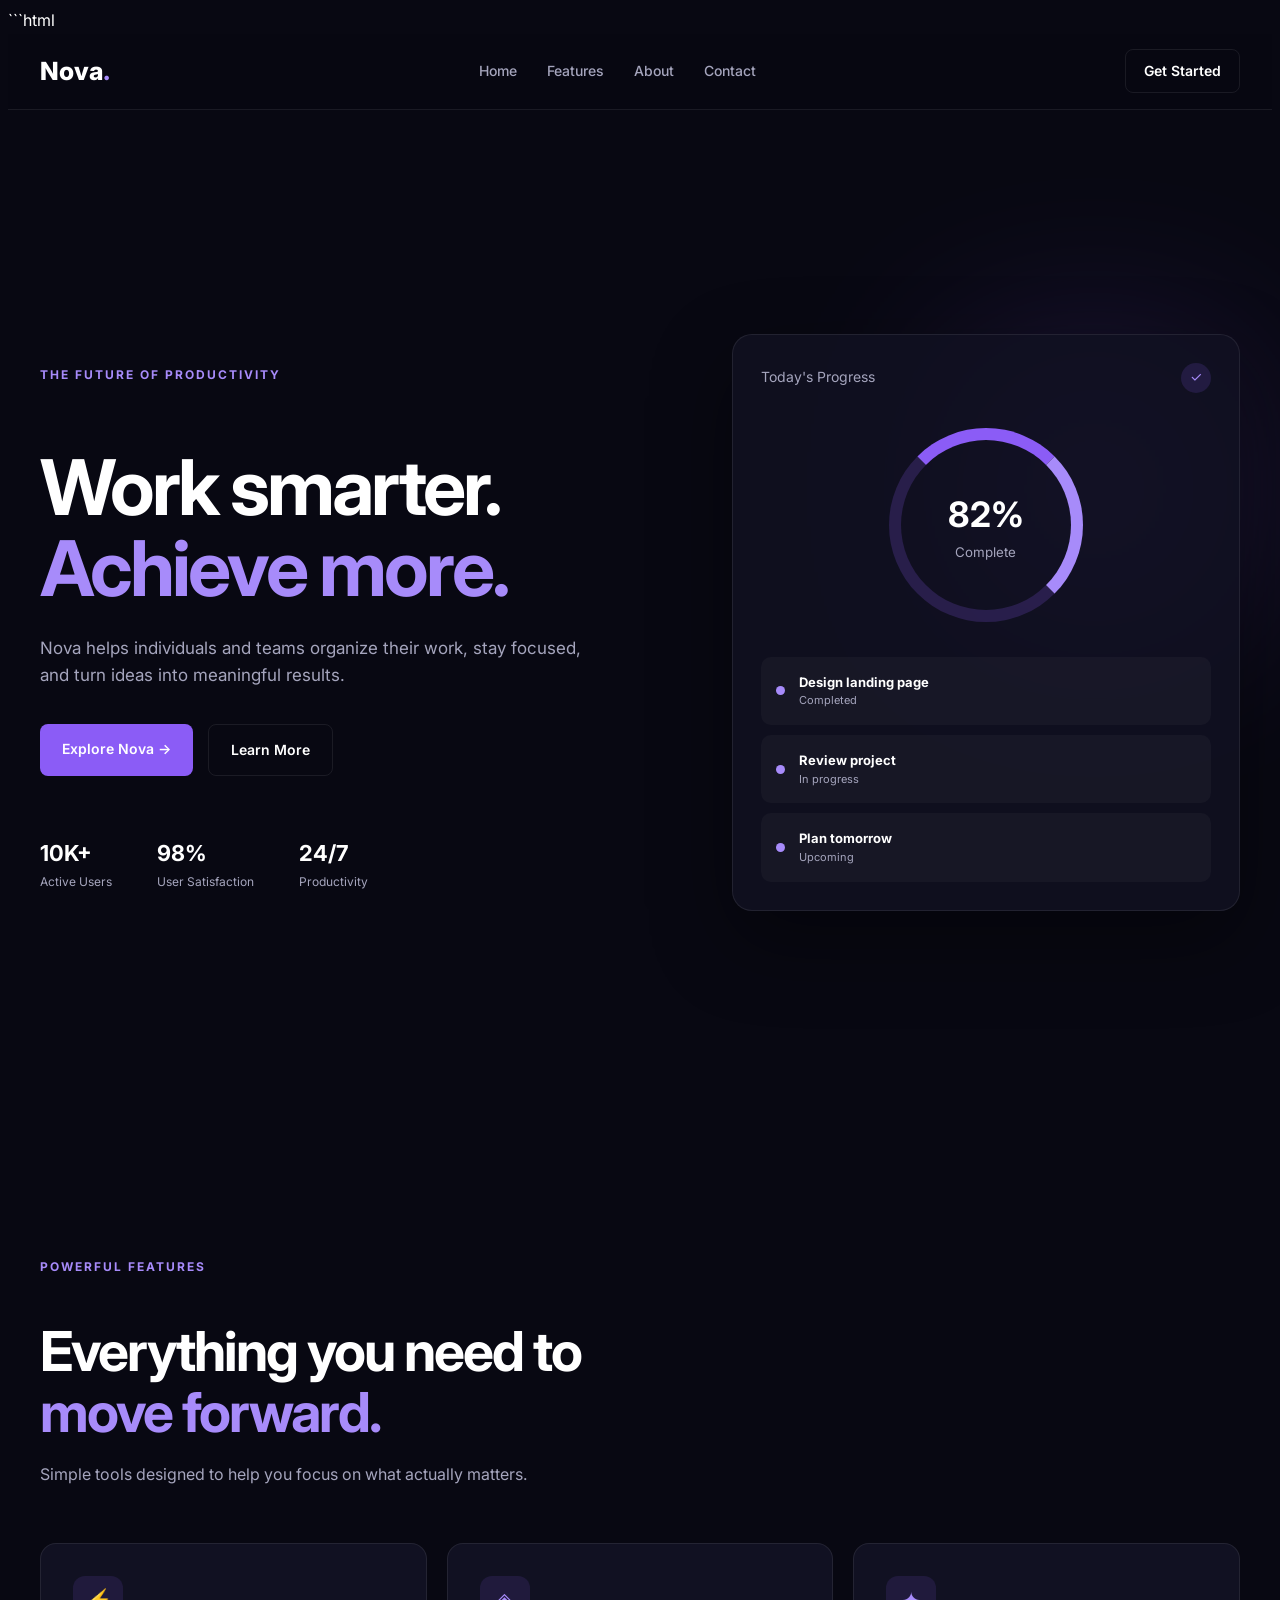
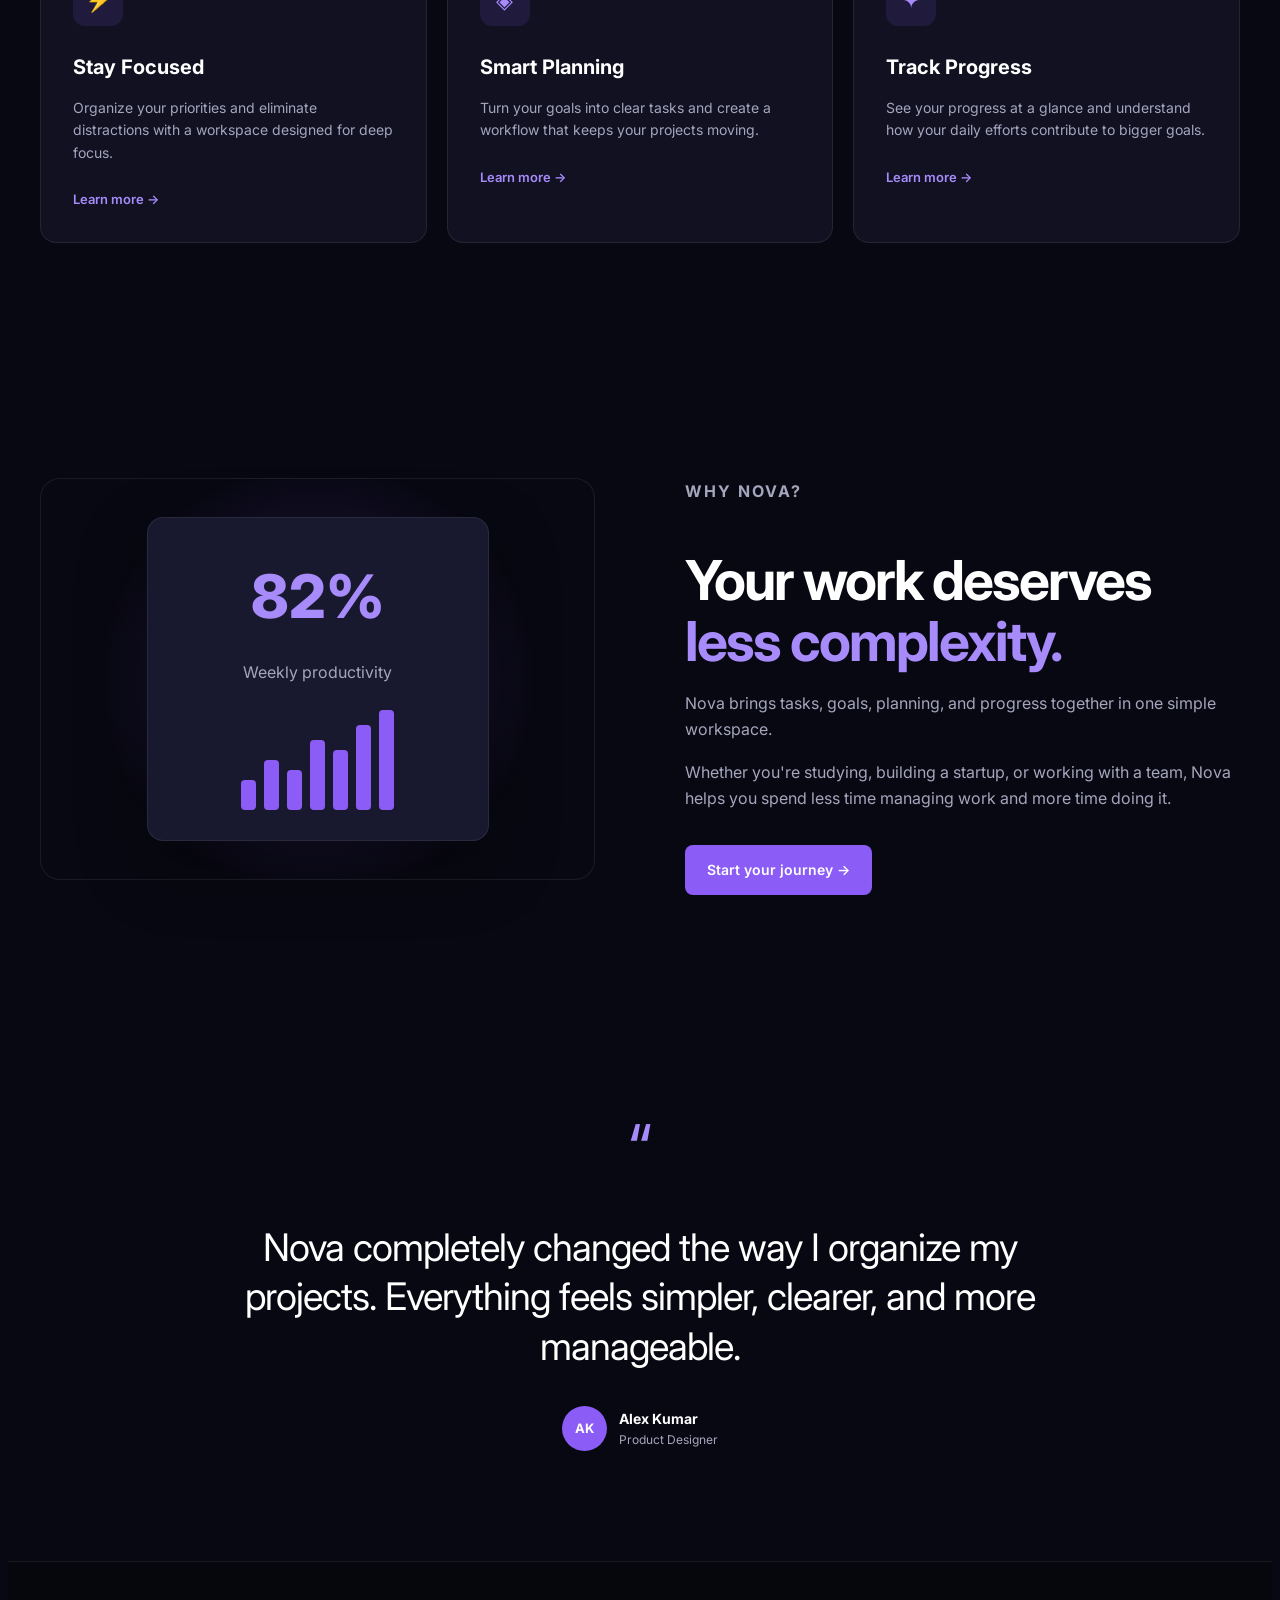
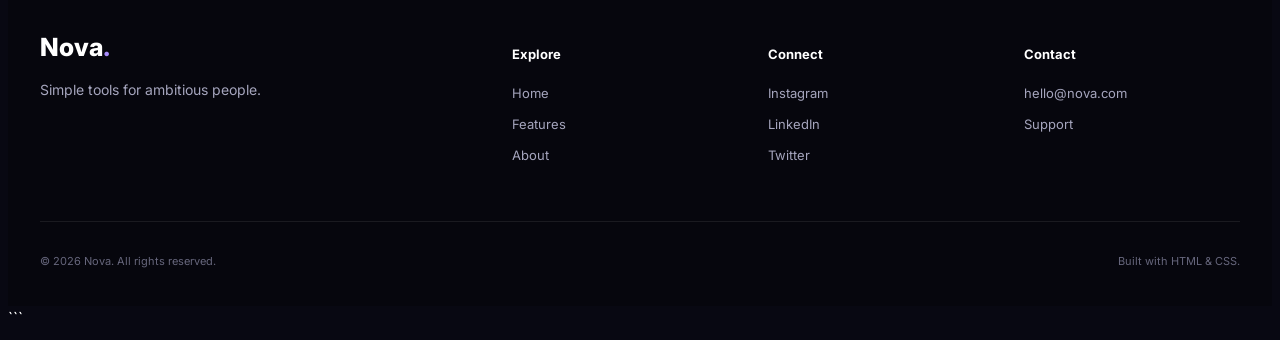
<file: index.html>
```html
<!DOCTYPE html>
<html lang="en">
<head>
    <meta charset="UTF-8">

    <meta name="viewport" content="width=device-width, initial-scale=1.0">

    <title>Nova - Work Smarter</title>

    <!-- Google Font -->
    <link rel="preconnect" href="https://fonts.googleapis.com">
    <link rel="preconnect" href="https://fonts.gstatic.com" crossorigin>

    <link href="https://fonts.googleapis.com/css2?family=Inter:wght@400;500;600;700;800&display=swap" rel="stylesheet">

    <!-- CSS -->
    <link rel="stylesheet" href="style.css">
</head>

<body>

    <!-- ================= NAVBAR ================= -->

    <header class="navbar">

        <div class="nav-container">

            <a href="#home" class="logo">
                Nova<span>.</span>
            </a>

            <nav>
                <a href="#home">Home</a>
                <a href="#features">Features</a>
                <a href="#about">About</a>
                <a href="#contact">Contact</a>
            </nav>

            <a href="#contact" class="nav-button">
                Get Started
            </a>

        </div>

    </header>


    <!-- ================= HERO SECTION ================= -->

    <main>

        <section class="hero" id="home">

            <div class="hero-content">

                <p class="eyebrow">
                    THE FUTURE OF PRODUCTIVITY
                </p>

                <h1>
                    Work smarter.
                    <span>Achieve more.</span>
                </h1>

                <p class="hero-text">
                    Nova helps individuals and teams organize their work,
                    stay focused, and turn ideas into meaningful results.
                </p>

                <div class="hero-buttons">

                    <a href="#features" class="primary-button">
                        Explore Nova →
                    </a>

                    <a href="#about" class="secondary-button">
                        Learn More
                    </a>

                </div>

                <div class="hero-stats">

                    <div>
                        <strong>10K+</strong>
                        <small>Active Users</small>
                    </div>

                    <div>
                        <strong>98%</strong>
                        <small>User Satisfaction</small>
                    </div>

                    <div>
                        <strong>24/7</strong>
                        <small>Productivity</small>
                    </div>

                </div>

            </div>


            <!-- Dashboard -->

            <div class="hero-card">

                <div class="glow"></div>

                <div class="dashboard">

                    <div class="dashboard-top">
                        <span>Today's Progress</span>
                        <span class="check">✓</span>
                    </div>

                    <div class="progress-circle">

                        <strong>82%</strong>

                        <small>
                            Complete
                        </small>

                    </div>


                    <div class="task">

                        <span class="task-dot"></span>

                        <div>
                            <strong>
                                Design landing page
                            </strong>

                            <small>
                                Completed
                            </small>
                        </div>

                    </div>


                    <div class="task">

                        <span class="task-dot"></span>

                        <div>
                            <strong>
                                Review project
                            </strong>

                            <small>
                                In progress
                            </small>
                        </div>

                    </div>


                    <div class="task">

                        <span class="task-dot"></span>

                        <div>
                            <strong>
                                Plan tomorrow
                            </strong>

                            <small>
                                Upcoming
                            </small>
                        </div>

                    </div>

                </div>

            </div>

        </section>


        <!-- ================= FEATURES ================= -->

        <section class="features section" id="features">

            <div class="section-heading">

                <p class="eyebrow">
                    POWERFUL FEATURES
                </p>

                <h2>
                    Everything you need to
                    <span>move forward.</span>
                </h2>

                <p>
                    Simple tools designed to help you focus on
                    what actually matters.
                </p>

            </div>


            <div class="feature-grid">


                <article class="feature-card">

                    <div class="feature-icon">
                        ⚡
                    </div>

                    <h3>
                        Stay Focused
                    </h3>

                    <p>
                        Organize your priorities and eliminate
                        distractions with a workspace designed
                        for deep focus.
                    </p>

                    <a href="#">
                        Learn more →
                    </a>

                </article>


                <article class="feature-card">

                    <div class="feature-icon">
                        ◈
                    </div>

                    <h3>
                        Smart Planning
                    </h3>

                    <p>
                        Turn your goals into clear tasks and
                        create a workflow that keeps your
                        projects moving.
                    </p>

                    <a href="#">
                        Learn more →
                    </a>

                </article>


                <article class="feature-card">

                    <div class="feature-icon">
                        ✦
                    </div>

                    <h3>
                        Track Progress
                    </h3>

                    <p>
                        See your progress at a glance and
                        understand how your daily efforts
                        contribute to bigger goals.
                    </p>

                    <a href="#">
                        Learn more →
                    </a>

                </article>

            </div>

        </section>


        <!-- ================= ABOUT ================= -->

        <section class="about section" id="about">


            <div class="about-image">

                <div class="about-box">

                    <span>
                        82%
                    </span>

                    <p>
                        Weekly productivity
                    </p>


                    <div class="mini-bars">

                        <i></i>
                        <i></i>
                        <i></i>
                        <i></i>
                        <i></i>
                        <i></i>
                        <i></i>

                    </div>

                </div>

            </div>


            <div class="about-content">

                <p class="eyebrow">
                    WHY NOVA?
                </p>

                <h2>
                    Your work deserves
                    <span>less complexity.</span>
                </h2>

                <p>
                    Nova brings tasks, goals, planning, and
                    progress together in one simple workspace.
                </p>

                <p>
                    Whether you're studying, building a startup,
                    or working with a team, Nova helps you spend
                    less time managing work and more time doing it.
                </p>

                <a href="#contact" class="primary-button">
                    Start your journey →
                </a>

            </div>

        </section>


        <!-- ================= TESTIMONIAL ================= -->

        <section class="testimonial section">

            <div class="quote-mark">
                “
            </div>

            <blockquote>

                Nova completely changed the way I organize
                my projects. Everything feels simpler, clearer,
                and more manageable.

            </blockquote>


            <div class="user">

                <div class="avatar">
                    AK
                </div>

                <div>

                    <strong>
                        Alex Kumar
                    </strong>

                    <span>
                        Product Designer
                    </span>

                </div>

            </div>

        </section>

    </main>


    <!-- ================= FOOTER ================= -->

    <footer id="contact">

        <div class="footer-container">


            <div class="footer-brand">

                <a href="#home" class="logo">
                    Nova<span>.</span>
                </a>

                <p>
                    Simple tools for ambitious people.
                </p>

            </div>


            <div class="footer-links">

                <h4>
                    Explore
                </h4>

                <a href="#home">
                    Home
                </a>

                <a href="#features">
                    Features
                </a>

                <a href="#about">
                    About
                </a>

            </div>


            <div class="footer-links">

                <h4>
                    Connect
                </h4>

                <a href="#">
                    Instagram
                </a>

                <a href="#">
                    LinkedIn
                </a>

                <a href="#">
                    Twitter
                </a>

            </div>


            <div class="footer-links">

                <h4>
                    Contact
                </h4>

                <a href="mailto:hello@nova.com">
                    hello@nova.com
                </a>

                <a href="#">
                    Support
                </a>

            </div>

        </div>


        <div class="footer-bottom">

            <p>
                © 2026 Nova. All rights reserved.
            </p>

            <p>
                Built with HTML & CSS.
            </p>

        </div>

    </footer>

</body>
</html>
```
</file>
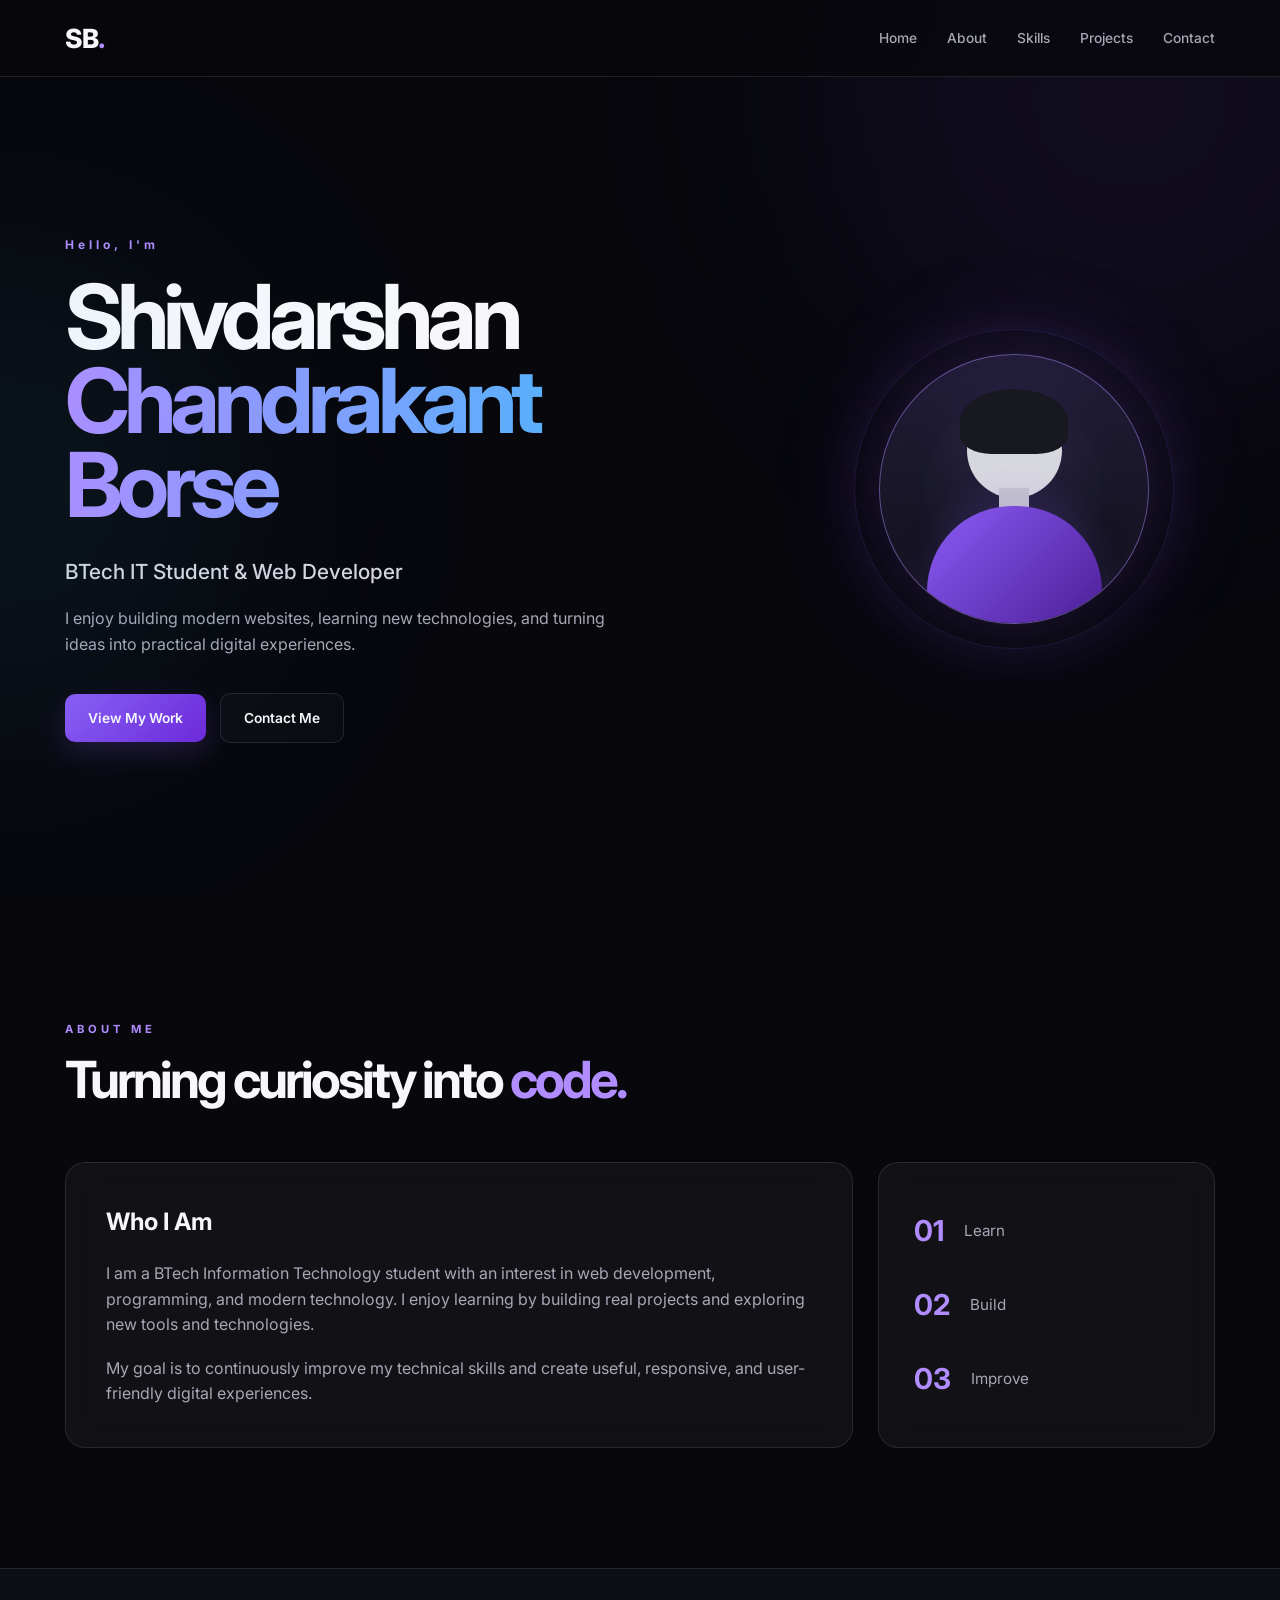
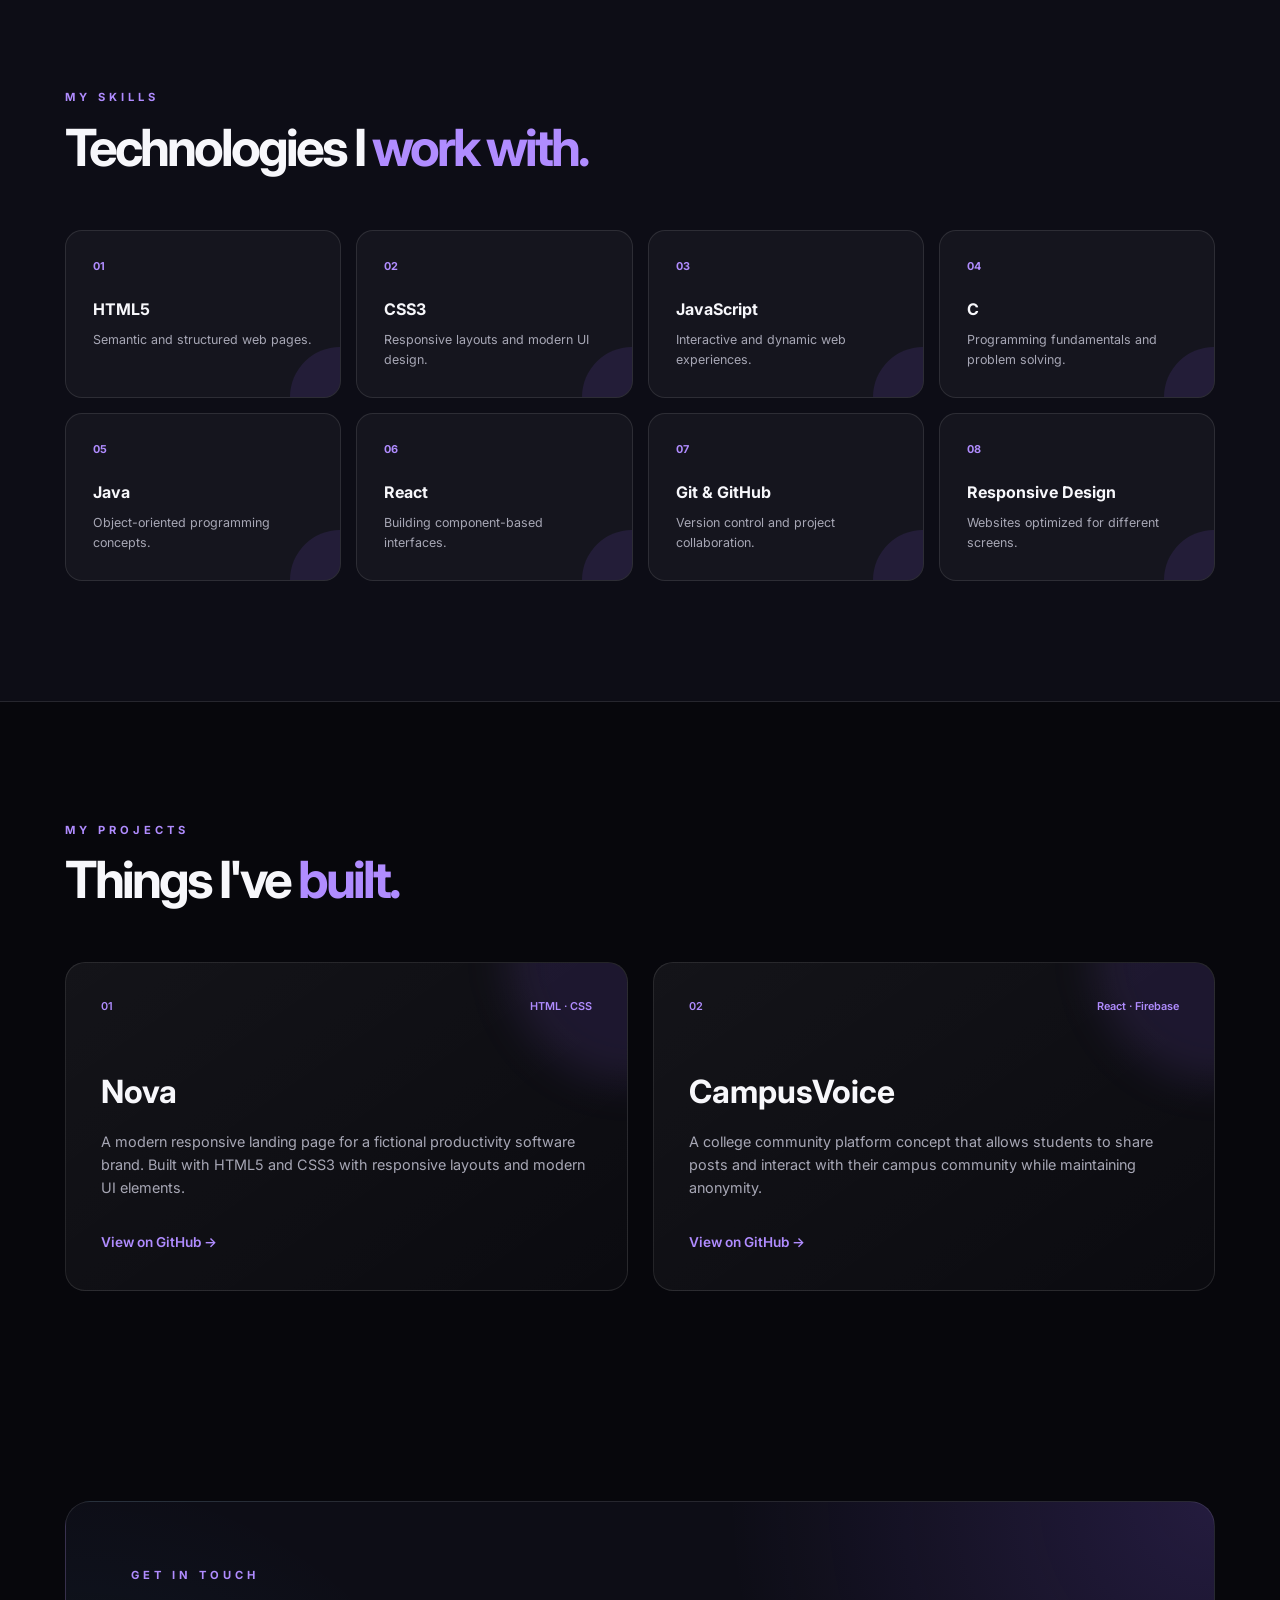
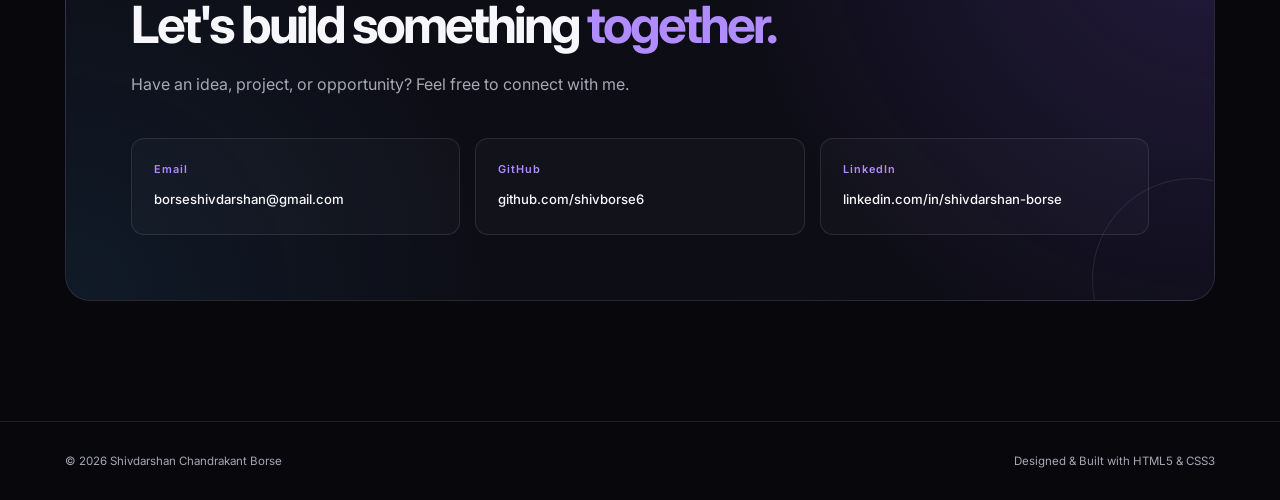
<file: WebDev-L1-PersonalPortfolio/index.html>
<!DOCTYPE html>
<html lang="en">
<head>
    <meta charset="UTF-8">
    <meta name="viewport" content="width=device-width, initial-scale=1.0">

    <title>Shivdarshan Borse | Personal Portfolio</title>

    <link rel="preconnect" href="https://fonts.googleapis.com">
    <link rel="preconnect" href="https://fonts.gstatic.com" crossorigin>

    <link href="https://fonts.googleapis.com/css2?family=Inter:wght@400;500;600;700;800&display=swap" rel="stylesheet">

    <link rel="stylesheet" href="style.css">
</head>

<body>

    <!-- Navigation -->
    <header class="navbar">
        <div class="container nav-container">

            <a href="#home" class="logo">SB<span>.</span></a>

            <nav>
                <a href="#home">Home</a>
                <a href="#about">About</a>
                <a href="#skills">Skills</a>
                <a href="#projects">Projects</a>
                <a href="#contact">Contact</a>
            </nav>

        </div>
    </header>


    <main>

        <!-- Hero Section -->
        <section id="home" class="hero">
            <div class="container hero-content">

                <div class="hero-text">

                    <p class="intro">Hello, I'm</p>

                    <h1>
                        Shivdarshan<br>
                        <span>Chandrakant Borse</span>
                    </h1>

                    <h2>BTech IT Student & Web Developer</h2>

                    <p class="hero-description">
                        I enjoy building modern websites, learning new technologies,
                        and turning ideas into practical digital experiences.
                    </p>

                    <div class="hero-buttons">
                        <a href="#projects" class="btn primary-btn">
                            View My Work
                        </a>

                        <a href="#contact" class="btn secondary-btn">
                            Contact Me
                        </a>
                    </div>

                </div>


                <!-- Avatar -->
                <div class="avatar-container">

                    <div class="avatar-circle">

                        <div class="avatar-head"></div>

                        <div class="avatar-body"></div>

                    </div>

                    <div class="avatar-glow"></div>

                </div>

            </div>
        </section>


        <!-- About Section -->
        <section id="about" class="section">

            <div class="container">

                <div class="section-heading">

                    <p>ABOUT ME</p>

                    <h2>
                        Turning curiosity into
                        <span>code.</span>
                    </h2>

                </div>


                <div class="about-content">

                    <div class="about-card">

                        <h3>Who I Am</h3>

                        <p>
                            I am a BTech Information Technology student with an interest
                            in web development, programming, and modern technology.
                            I enjoy learning by building real projects and exploring
                            new tools and technologies.
                        </p>

                        <p>
                            My goal is to continuously improve my technical skills and
                            create useful, responsive, and user-friendly digital
                            experiences.
                        </p>

                    </div>


                    <div class="about-highlight">

                        <div>
                            <strong>01</strong>
                            <span>Learn</span>
                        </div>

                        <div>
                            <strong>02</strong>
                            <span>Build</span>
                        </div>

                        <div>
                            <strong>03</strong>
                            <span>Improve</span>
                        </div>

                    </div>

                </div>

            </div>

        </section>


        <!-- Skills Section -->
        <section id="skills" class="section skills-section">

            <div class="container">

                <div class="section-heading">

                    <p>MY SKILLS</p>

                    <h2>
                        Technologies I
                        <span>work with.</span>
                    </h2>

                </div>


                <div class="skills-grid">

                    <div class="skill-card">
                        <div class="skill-number">01</div>
                        <h3>HTML5</h3>
                        <p>Semantic and structured web pages.</p>
                    </div>


                    <div class="skill-card">
                        <div class="skill-number">02</div>
                        <h3>CSS3</h3>
                        <p>Responsive layouts and modern UI design.</p>
                    </div>


                    <div class="skill-card">
                        <div class="skill-number">03</div>
                        <h3>JavaScript</h3>
                        <p>Interactive and dynamic web experiences.</p>
                    </div>


                    <div class="skill-card">
                        <div class="skill-number">04</div>
                        <h3>C</h3>
                        <p>Programming fundamentals and problem solving.</p>
                    </div>


                    <div class="skill-card">
                        <div class="skill-number">05</div>
                        <h3>Java</h3>
                        <p>Object-oriented programming concepts.</p>
                    </div>


                    <div class="skill-card">
                        <div class="skill-number">06</div>
                        <h3>React</h3>
                        <p>Building component-based interfaces.</p>
                    </div>


                    <div class="skill-card">
                        <div class="skill-number">07</div>
                        <h3>Git & GitHub</h3>
                        <p>Version control and project collaboration.</p>
                    </div>


                    <div class="skill-card">
                        <div class="skill-number">08</div>
                        <h3>Responsive Design</h3>
                        <p>Websites optimized for different screens.</p>
                    </div>

                </div>

            </div>

        </section>


        <!-- Projects Section -->
        <section id="projects" class="section">

            <div class="container">

                <div class="section-heading">

                    <p>MY PROJECTS</p>

                    <h2>
                        Things I've
                        <span>built.</span>
                    </h2>

                </div>


                <div class="projects-grid">

                    <!-- Project 1 -->
                    <article class="project-card">

                        <div class="project-top">
                            <span>01</span>
                            <span>HTML · CSS</span>
                        </div>

                        <h3>Nova</h3>

                        <p>
                            A modern responsive landing page for a fictional
                            productivity software brand. Built with HTML5 and CSS3
                            with responsive layouts and modern UI elements.
                        </p>

                        <a
                            href="https://github.com/shivborse6/OIBSIP"
                            target="_blank"
                            rel="noopener noreferrer"
                        >
                            View on GitHub →
                        </a>

                    </article>


                    <!-- Project 2 -->
                    <article class="project-card">

                        <div class="project-top">
                            <span>02</span>
                            <span>React · Firebase</span>
                        </div>

                        <h3>CampusVoice</h3>

                        <p>
                            A college community platform concept that allows students
                            to share posts and interact with their campus community
                            while maintaining anonymity.
                        </p>

                        <a
                            href="https://github.com/shivborse6"
                            target="_blank"
                            rel="noopener noreferrer"
                        >
                            View on GitHub →
                        </a>

                    </article>

                </div>

            </div>

        </section>


        <!-- Contact Section -->
        <section id="contact" class="section contact-section">

            <div class="container">

                <div class="contact-box">

                    <div class="section-heading">

                        <p>GET IN TOUCH</p>

                        <h2>
                            Let's build something
                            <span>together.</span>
                        </h2>

                    </div>


                    <p class="contact-description">
                        Have an idea, project, or opportunity?
                        Feel free to connect with me.
                    </p>


                    <div class="contact-links">

                        <!-- Email -->
                        <a href="mailto:borseshivdarshan@gmail.com">

                            <span>Email</span>

                            <strong>
                                borseshivdarshan@gmail.com
                            </strong>

                        </a>


                        <!-- GitHub -->
                        <a
                            href="https://github.com/shivborse6"
                            target="_blank"
                            rel="noopener noreferrer"
                        >

                            <span>GitHub</span>

                            <strong>
                                github.com/shivborse6
                            </strong>

                        </a>


                        <!-- LinkedIn -->
                        <a
                          
    href="https://www.linkedin.com/in/shivdarshan-borse-27375237a/"
    target="_blank"
    rel="noopener noreferrer"
>
    <span>LinkedIn</span>
    <strong>linkedin.com/in/shivdarshan-borse</strong>
                    </a>

                    </div>

                </div>

            </div>

        </section>

    </main>


    <!-- Footer -->
    <footer>

        <div class="container footer-content">

            <p>
                © 2026 Shivdarshan Chandrakant Borse
            </p>

            <p>
                Designed & Built with HTML5 & CSS3
            </p>

        </div>

    </footer>


</body>
</html>
</file>
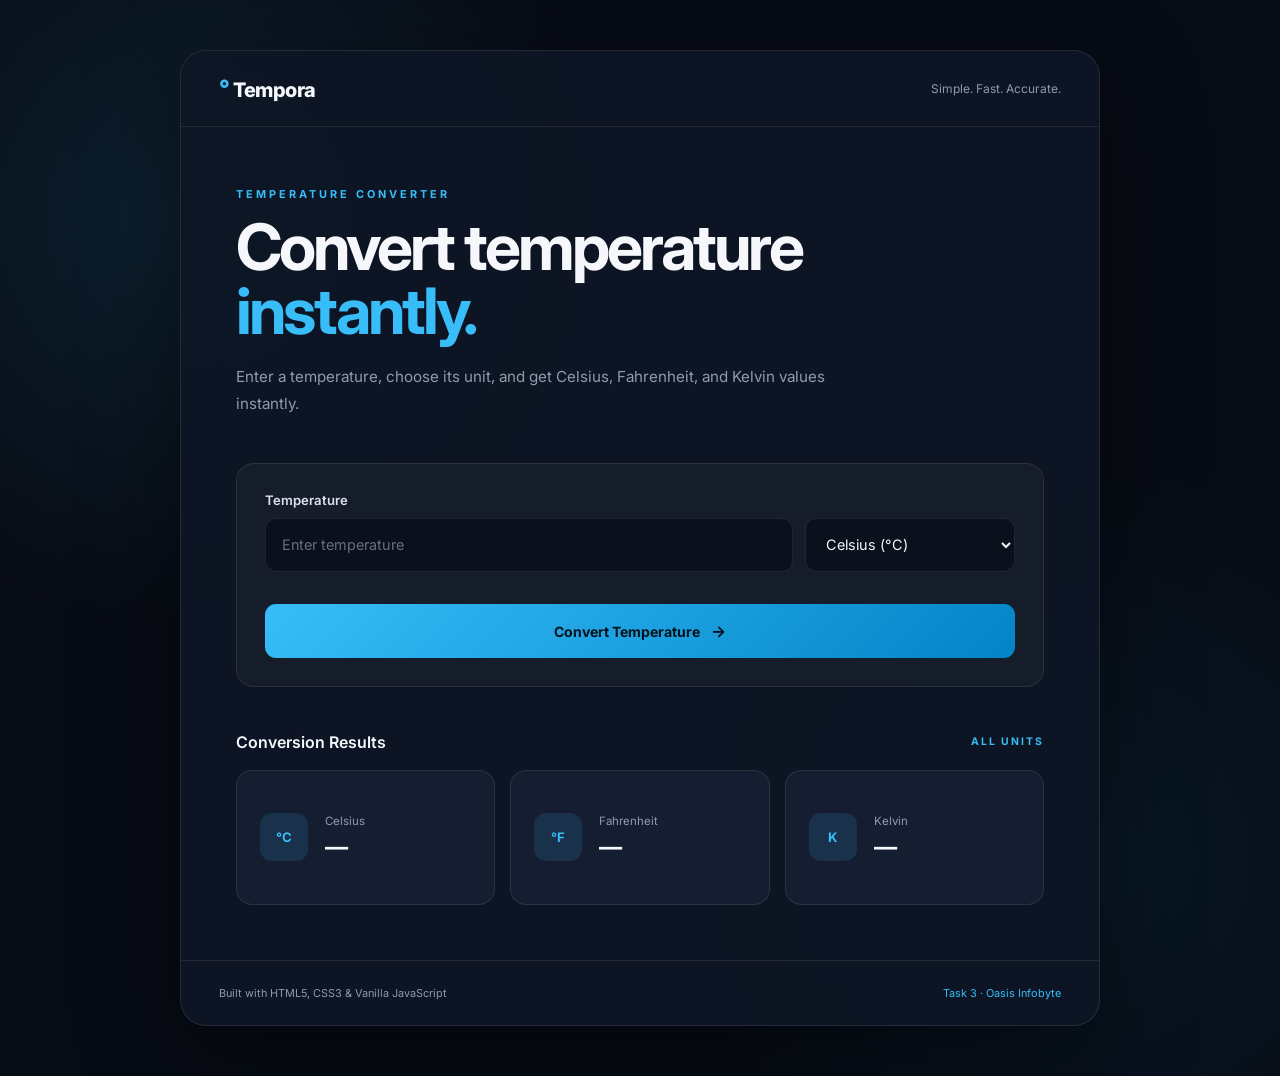
<file: WebDev-L1-TemperatureConverter/index.html>
<!DOCTYPE html>
<html lang="en">
<head>
    <meta charset="UTF-8">
    <meta name="viewport" content="width=device-width, initial-scale=1.0">

    <title>Tempora | Temperature Converter</title>

    <link rel="preconnect" href="https://fonts.googleapis.com">
    <link rel="preconnect" href="https://fonts.gstatic.com" crossorigin>

    <link
        href="https://fonts.googleapis.com/css2?family=Inter:wght@400;500;600;700;800&display=swap"
        rel="stylesheet"
    >

    <link rel="stylesheet" href="style.css">
</head>

<body>

    <main class="page">

        <section class="converter-card">

            <!-- Header -->
            <div class="header">

                <div class="logo">
                    <span>°</span> Tempora
                </div>

                <p class="tagline">
                    Simple. Fast. Accurate.
                </p>

            </div>


            <!-- Main Content -->
            <div class="content">

                <div class="intro">

                    <p class="eyebrow">TEMPERATURE CONVERTER</p>

                    <h1>
                        Convert temperature
                        <span>instantly.</span>
                    </h1>

                    <p class="description">
                        Enter a temperature, choose its unit, and get
                        Celsius, Fahrenheit, and Kelvin values instantly.
                    </p>

                </div>


                <!-- Input Area -->
                <div class="input-section">

                    <label for="temperature">
                        Temperature
                    </label>

                    <div class="input-row">

                        <input
                            type="number"
                            id="temperature"
                            placeholder="Enter temperature"
                            step="any"
                            autocomplete="off"
                        >

                        <select id="unit">

                            <option value="celsius">
                                Celsius (°C)
                            </option>

                            <option value="fahrenheit">
                                Fahrenheit (°F)
                            </option>

                            <option value="kelvin">
                                Kelvin (K)
                            </option>

                        </select>

                    </div>

                    <p id="error-message" class="error-message"></p>

                    <button id="convert-btn" type="button">
                        Convert Temperature
                        <span>→</span>
                    </button>

                </div>


                <!-- Results -->
                <div class="results-section">

                    <div class="results-heading">
                        <h2>Conversion Results</h2>
                        <span>ALL UNITS</span>
                    </div>


                    <div class="results-grid">

                        <!-- Celsius -->
                        <div class="result-card">

                            <div class="result-icon">
                                °C
                            </div>

                            <div>
                                <p>Celsius</p>
                                <h3 id="celsius-result">—</h3>
                            </div>

                        </div>


                        <!-- Fahrenheit -->
                        <div class="result-card">

                            <div class="result-icon">
                                °F
                            </div>

                            <div>
                                <p>Fahrenheit</p>
                                <h3 id="fahrenheit-result">—</h3>
                            </div>

                        </div>


                        <!-- Kelvin -->
                        <div class="result-card">

                            <div class="result-icon">
                                K
                            </div>

                            <div>
                                <p>Kelvin</p>
                                <h3 id="kelvin-result">—</h3>
                            </div>

                        </div>

                    </div>

                </div>

            </div>


            <!-- Footer -->
            <footer>

                <p>
                    Built with HTML5, CSS3 & Vanilla JavaScript
                </p>

                <span>
                    Task 3 · Oasis Infobyte
                </span>

            </footer>

        </section>

    </main>


    <script src="script.js"></script>

</body>
</html>
</file>
<file: style.css>
```css
/* =========================
   RESET
========================= */

* {
    margin: 0;
    padding: 0;
    box-sizing: border-box;
}

html {
    scroll-behavior: smooth;
}

body {
    font-family: "Inter", sans-serif;
    background: #080812;
    color: #ffffff;
    line-height: 1.6;
}

a {
    text-decoration: none;
    color: inherit;
}


/* =========================
   VARIABLES
========================= */

:root {
    --background: #080812;
    --surface: #111122;
    --surface-light: #18182e;

    --primary: #8b5cf6;
    --primary-light: #a78bfa;

    --text: #ffffff;
    --muted: #a5a5bd;

    --border: rgba(255, 255, 255, 0.08);
}


/* =========================
   NAVBAR
========================= */

.navbar {
    position: sticky;
    top: 0;
    z-index: 1000;

    background: rgba(8, 8, 18, 0.85);

    backdrop-filter: blur(14px);

    border-bottom: 1px solid var(--border);
}

.nav-container {
    max-width: 1200px;

    margin: auto;

    min-height: 75px;

    padding: 0 24px;

    display: flex;

    align-items: center;

    justify-content: space-between;

    gap: 30px;
}


/* Logo */

.logo {
    font-size: 25px;

    font-weight: 800;
}

.logo span {
    color: var(--primary-light);
}


/* Navigation */

nav {
    display: flex;

    gap: 30px;
}

nav a {
    color: var(--muted);

    font-size: 14px;

    font-weight: 500;

    transition: 0.3s;
}

nav a:hover {
    color: white;
}


/* Navbar button */

.nav-button {
    padding: 10px 18px;

    border: 1px solid var(--border);

    border-radius: 8px;

    font-size: 14px;

    font-weight: 600;

    transition: 0.3s;
}

.nav-button:hover {
    background: var(--primary);
}


/* =========================
   HERO
========================= */

.hero {
    min-height: calc(100vh - 75px);

    max-width: 1200px;

    margin: auto;

    padding: 100px 24px;

    display: grid;

    grid-template-columns: 1.1fr 0.9fr;

    align-items: center;

    gap: 70px;
}


/* Small heading */

.eyebrow {
    color: var(--primary-light);

    font-size: 12px;

    font-weight: 700;

    letter-spacing: 2px;

    margin-bottom: 18px;
}


/* Main heading */

.hero h1 {
    font-size: clamp(48px, 6vw, 78px);

    line-height: 1.05;

    letter-spacing: -3px;

    margin-bottom: 25px;
}

.hero h1 span {
    display: block;

    color: var(--primary-light);
}


/* Hero paragraph */

.hero-text {
    max-width: 570px;

    color: var(--muted);

    font-size: 17px;

    margin-bottom: 35px;
}


/* Buttons */

.hero-buttons {
    display: flex;

    gap: 15px;

    flex-wrap: wrap;
}

.primary-button,
.secondary-button {
    display: inline-block;

    padding: 14px 22px;

    border-radius: 8px;

    font-size: 14px;

    font-weight: 600;

    transition: 0.3s;
}

.primary-button {
    background: var(--primary);
}

.primary-button:hover {
    transform: translateY(-3px);

    background: var(--primary-light);
}

.secondary-button {
    border: 1px solid var(--border);
}

.secondary-button:hover {
    background: var(--surface-light);
}


/* Statistics */

.hero-stats {
    margin-top: 60px;

    display: flex;

    gap: 45px;
}

.hero-stats div {
    display: flex;

    flex-direction: column;
}

.hero-stats strong {
    font-size: 22px;
}

.hero-stats small {
    color: var(--muted);

    font-size: 12px;
}


/* =========================
   DASHBOARD
========================= */

.hero-card {
    position: relative;
}

.glow {
    position: absolute;

    width: 250px;

    height: 250px;

    background: var(--primary);

    filter: blur(100px);

    opacity: 0.25;

    top: 30px;

    right: 20px;
}

.dashboard {
    position: relative;

    padding: 28px;

    background: rgba(17, 17, 34, 0.85);

    border: 1px solid var(--border);

    border-radius: 20px;

    box-shadow: 0 30px 80px rgba(0, 0, 0, 0.4);
}

.dashboard-top {
    display: flex;

    justify-content: space-between;

    align-items: center;

    color: var(--muted);

    font-size: 14px;
}

.check {
    width: 30px;

    height: 30px;

    display: grid;

    place-items: center;

    background: rgba(139, 92, 246, 0.15);

    color: var(--primary-light);

    border-radius: 50%;
}


/* Progress circle */

.progress-circle {
    width: 170px;

    height: 170px;

    margin: 35px auto;

    border-radius: 50%;

    display: flex;

    flex-direction: column;

    justify-content: center;

    align-items: center;

    border: 12px solid rgba(139, 92, 246, 0.2);

    border-top-color: var(--primary);

    border-right-color: var(--primary-light);
}

.progress-circle strong {
    font-size: 35px;
}

.progress-circle small {
    color: var(--muted);
}


/* Tasks */

.task {
    display: flex;

    align-items: center;

    gap: 14px;

    padding: 15px;

    margin-top: 10px;

    background: rgba(255, 255, 255, 0.03);

    border-radius: 10px;
}

.task-dot {
    width: 9px;

    height: 9px;

    background: var(--primary-light);

    border-radius: 50%;
}

.task div {
    display: flex;

    flex-direction: column;
}

.task strong {
    font-size: 13px;
}

.task small {
    color: var(--muted);

    font-size: 11px;
}


/* =========================
   COMMON SECTIONS
========================= */

.section {
    max-width: 1200px;

    margin: auto;

    padding: 110px 24px;
}

.section-heading {
    max-width: 650px;

    margin-bottom: 55px;
}

.section-heading h2,
.about-content h2 {
    font-size: clamp(34px, 5vw, 55px);

    line-height: 1.1;

    letter-spacing: -2px;

    margin-bottom: 20px;
}

.section-heading h2 span,
.about-content h2 span {
    color: var(--primary-light);
}

.section-heading > p:last-child,
.about-content > p {
    color: var(--muted);

    font-size: 16px;
}


/* =========================
   FEATURES
========================= */

.feature-grid {
    display: grid;

    grid-template-columns: repeat(3, 1fr);

    gap: 20px;
}

.feature-card {
    padding: 32px;

    background: var(--surface);

    border: 1px solid var(--border);

    border-radius: 16px;

    transition: 0.3s;
}

.feature-card:hover {
    transform: translateY(-8px);

    border-color: rgba(167, 139, 250, 0.4);
}


/* Feature icon */

.feature-icon {
    width: 50px;

    height: 50px;

    display: grid;

    place-items: center;

    margin-bottom: 25px;

    background: rgba(139, 92, 246, 0.12);

    color: var(--primary-light);

    border-radius: 12px;

    font-size: 22px;
}

.feature-card h3 {
    font-size: 20px;

    margin-bottom: 12px;
}

.feature-card p {
    color: var(--muted);

    font-size: 14px;

    margin-bottom: 25px;
}

.feature-card a {
    color: var(--primary-light);

    font-size: 13px;

    font-weight: 600;
}


/* =========================
   ABOUT
========================= */

.about {
    display: grid;

    grid-template-columns: 1fr 1fr;

    align-items: center;

    gap: 90px;
}

.about-image {
    min-height: 400px;

    display: grid;

    place-items: center;

    background:
        radial-gradient(
            circle at center,
            rgba(139, 92, 246, 0.25),
            transparent 65%
        );

    border: 1px solid var(--border);

    border-radius: 20px;
}

.about-box {
    width: 280px;

    padding: 30px;

    background: var(--surface-light);

    border: 1px solid var(--border);

    border-radius: 16px;

    text-align: center;

    box-shadow: 0 25px 70px rgba(0, 0, 0, 0.3);
}

.about-box > span {
    font-size: 60px;

    font-weight: 800;

    color: var(--primary-light);
}

.about-box p {
    color: var(--muted);
}


/* Bars */

.mini-bars {
    height: 100px;

    margin-top: 25px;

    display: flex;

    align-items: end;

    justify-content: center;

    gap: 8px;
}

.mini-bars i {
    width: 15px;

    background: var(--primary);

    border-radius: 4px;
}

.mini-bars i:nth-child(1) {
    height: 30%;
}

.mini-bars i:nth-child(2) {
    height: 50%;
}

.mini-bars i:nth-child(3) {
    height: 40%;
}

.mini-bars i:nth-child(4) {
    height: 70%;
}

.mini-bars i:nth-child(5) {
    height: 60%;
}

.mini-bars i:nth-child(6) {
    height: 85%;
}

.mini-bars i:nth-child(7) {
    height: 100%;
}


/* About text */

.about-content > p {
    margin-bottom: 18px;
}

.about-content .primary-button {
    margin-top: 15px;
}


/* =========================
   TESTIMONIAL
========================= */

.testimonial {
    max-width: 900px;

    text-align: center;
}

.quote-mark {
    font-size: 70px;

    line-height: 1;

    color: var(--primary-light);
}

blockquote {
    font-size: clamp(24px, 4vw, 38px);

    line-height: 1.3;

    letter-spacing: -1px;

    margin-bottom: 35px;
}


/* User */

.user {
    display: flex;

    justify-content: center;

    align-items: center;

    gap: 12px;
}

.avatar {
    width: 45px;

    height: 45px;

    display: grid;

    place-items: center;

    background: var(--primary);

    border-radius: 50%;

    font-size: 13px;

    font-weight: 700;
}

.user div:last-child {
    display: flex;

    flex-direction: column;

    text-align: left;
}

.user strong {
    font-size: 14px;
}

.user span {
    color: var(--muted);

    font-size: 12px;
}


/* =========================
   FOOTER
========================= */

footer {
    border-top: 1px solid var(--border);

    background: #06060d;

    padding: 65px 24px 25px;
}

.footer-container {
    max-width: 1200px;

    margin: auto;

    display: grid;

    grid-template-columns: 2fr 1fr 1fr 1fr;

    gap: 40px;
}

.footer-brand p {
    max-width: 250px;

    color: var(--muted);

    font-size: 14px;

    margin-top: 12px;
}

.footer-links {
    display: flex;

    flex-direction: column;

    gap: 10px;
}

.footer-links h4 {
    font-size: 13px;

    margin-bottom: 8px;
}

.footer-links a {
    color: var(--muted);

    font-size: 13px;

    transition: 0.3s;
}

.footer-links a:hover {
    color: white;
}


/* Footer bottom */

.footer-bottom {
    max-width: 1200px;

    margin: 55px auto 0;

    padding-top: 20px;

    border-top: 1px solid var(--border);

    display: flex;

    justify-content: space-between;

    color: #66667c;

    font-size: 11px;
}


/* =========================
   TABLET
========================= */

@media (max-width: 850px) {

    .nav-container {
        gap: 15px;
    }

    nav {
        gap: 15px;
    }

    .hero {
        grid-template-columns: 1fr;

        padding-top: 70px;

        gap: 60px;
    }

    .hero-card {
        max-width: 550px;

        width: 100%;

        margin: auto;
    }

    .feature-grid {
        grid-template-columns: 1fr;
    }

    .about {
        grid-template-columns: 1fr;

        gap: 50px;
    }

    .about-image {
        min-height: 350px;
    }

    .footer-container {
        grid-template-columns: 1fr 1fr;
    }
}


/* =========================
   MOBILE
========================= */

@media (max-width: 600px) {

    .nav-container {
        min-height: 65px;

        padding: 0 16px;
    }

    nav {
        display: none;
    }

    .nav-button {
        padding: 8px 12px;

        font-size: 12px;
    }


    .hero {
        padding: 65px 18px;
    }

    .hero h1 {
        font-size: 48px;

        letter-spacing: -2px;
    }

    .hero-text {
        font-size: 15px;
    }

    .hero-stats {
        gap: 20px;

        justify-content: space-between;
    }

    .hero-stats strong {
        font-size: 18px;
    }


    .section {
        padding: 80px 18px;
    }

    .section-heading h2,
    .about-content h2 {
        font-size: 38px;
    }


    .feature-card {
        padding: 25px;
    }


    .about-image {
        min-height: 300px;
    }

    .about-box {
        width: 240px;
    }


    .footer-container {
        grid-template-columns: 1fr;

        gap: 30px;
    }

    .footer-bottom {
        flex-direction: column;

        gap: 8px;
    }
}
```
</file>
<file: WebDev-L1-PersonalPortfolio/style.css>
/* =========================================
   SHIVDARSHAN BORSE — PERSONAL PORTFOLIO
   Modern Dark Developer Portfolio
========================================= */


/* =========================================
   VARIABLES
========================================= */

:root {
    --background: #07070c;
    --background-light: #0d0d16;
    --card: rgba(255, 255, 255, 0.045);

    --text: #f7f7fb;
    --muted: #a7a7b5;

    --purple: #8b5cf6;
    --purple-light: #b08cff;
    --blue: #38bdf8;

    --border: rgba(255, 255, 255, 0.1);

    --max-width: 1150px;
}


/* =========================================
   RESET
========================================= */

* {
    margin: 0;
    padding: 0;
    box-sizing: border-box;
}

html {
    scroll-behavior: smooth;
}

body {
    font-family: "Inter", sans-serif;
    background: var(--background);
    color: var(--text);
    line-height: 1.6;
    overflow-x: hidden;
}

body::before {
    content: "";
    position: fixed;
    width: 600px;
    height: 600px;
    background: rgba(139, 92, 246, 0.08);
    filter: blur(130px);
    border-radius: 50%;
    top: -200px;
    right: -150px;
    pointer-events: none;
    z-index: -1;
}

a {
    color: inherit;
    text-decoration: none;
}

.container {
    width: min(var(--max-width), 90%);
    margin: auto;
}


/* =========================================
   NAVIGATION
========================================= */

.navbar {
    position: sticky;
    top: 0;
    z-index: 1000;

    background: rgba(7, 7, 12, 0.72);
    backdrop-filter: blur(18px);

    border-bottom: 1px solid var(--border);
}

.nav-container {
    min-height: 76px;

    display: flex;
    align-items: center;
    justify-content: space-between;
}

.logo {
    font-size: 1.65rem;
    font-weight: 800;
    letter-spacing: -1px;
}

.logo span {
    color: var(--purple-light);
}

nav {
    display: flex;
    align-items: center;
    gap: 30px;
}

nav a {
    position: relative;

    color: var(--muted);

    font-size: 0.86rem;
    font-weight: 500;

    transition: 0.3s ease;
}

nav a::after {
    content: "";

    position: absolute;
    left: 0;
    bottom: -7px;

    width: 0;
    height: 2px;

    background: var(--purple-light);

    transition: 0.3s ease;
}

nav a:hover {
    color: var(--text);
}

nav a:hover::after {
    width: 100%;
}


/* =========================================
   HERO
========================================= */

.hero {
    min-height: calc(100vh - 76px);

    display: flex;
    align-items: center;

    position: relative;
    overflow: hidden;
}

.hero::before {
    content: "";

    position: absolute;

    width: 500px;
    height: 500px;

    left: -250px;
    top: 20%;

    background: rgba(56, 189, 248, 0.07);

    filter: blur(130px);

    border-radius: 50%;

    pointer-events: none;
}

.hero-content {
    display: grid;

    grid-template-columns: 1.25fr 0.75fr;

    align-items: center;

    gap: 80px;
}


/* Hero Text */

.intro {
    color: var(--purple-light);

    font-size: 0.75rem;
    font-weight: 700;

    letter-spacing: 4px;

    margin-bottom: 20px;
}

.hero h1 {
    font-size: clamp(3.5rem, 7vw, 6.5rem);

    line-height: 0.94;

    letter-spacing: -6px;

    margin-bottom: 28px;
}

.hero h1 span {
    display: inline-block;

    background: linear-gradient(
        90deg,
        var(--purple-light),
        var(--blue)
    );

    -webkit-background-clip: text;
    background-clip: text;

    color: transparent;
}

.hero h2 {
    color: #d6d6df;

    font-size: 1.3rem;
    font-weight: 500;

    margin-bottom: 18px;
}

.hero-description {
    max-width: 570px;

    color: var(--muted);

    font-size: 1rem;

    margin-bottom: 35px;
}


/* =========================================
   BUTTONS
========================================= */

.hero-buttons {
    display: flex;
    align-items: center;
    gap: 14px;

    flex-wrap: wrap;
}

.btn {
    display: inline-flex;

    align-items: center;
    justify-content: center;

    padding: 13px 23px;

    border-radius: 10px;

    font-size: 0.86rem;
    font-weight: 600;

    transition: 0.3s ease;
}

.primary-btn {
    background: linear-gradient(
        135deg,
        var(--purple),
        #6d28d9
    );

    box-shadow:
        0 10px 30px rgba(139, 92, 246, 0.2);
}

.primary-btn:hover {
    transform: translateY(-3px);

    box-shadow:
        0 15px 35px rgba(139, 92, 246, 0.3);
}

.secondary-btn {
    border: 1px solid var(--border);

    background: rgba(255, 255, 255, 0.025);
}

.secondary-btn:hover {
    border-color: var(--purple-light);

    background: rgba(139, 92, 246, 0.08);

    transform: translateY(-3px);
}


/* =========================================
   AVATAR
========================================= */

.avatar-container {
    width: 350px;
    height: 350px;

    margin: auto;

    position: relative;

    display: flex;
    align-items: center;
    justify-content: center;
}

.avatar-circle {
    width: 270px;
    height: 270px;

    position: relative;
    z-index: 2;

    overflow: hidden;

    border-radius: 50%;

    background:
        radial-gradient(
            circle at 50% 30%,
            #292447,
            #11111a 70%
        );

    border: 1px solid rgba(176, 140, 255, 0.5);

    box-shadow:
        0 0 70px rgba(139, 92, 246, 0.2),
        inset 0 0 50px rgba(139, 92, 246, 0.1);
}


/* Avatar Hair */

.avatar-head {
    width: 95px;
    height: 95px;

    position: absolute;

    top: 48px;
    left: 87px;

    border-radius: 50%;

    background: #d7d7df;
}

.avatar-head::before {
    content: "";

    width: 108px;
    height: 65px;

    position: absolute;

    top: -14px;
    left: -7px;

    border-radius: 60% 60% 35% 35%;

    background: #181820;
}


/* Avatar Neck */

.avatar-head::after {
    content: "";

    width: 30px;
    height: 28px;

    position: absolute;

    bottom: -18px;
    left: 32px;

    background: #c4c4cd;

    border-radius: 0 0 8px 8px;
}


/* Avatar Body */

.avatar-body {
    width: 175px;
    height: 125px;

    position: absolute;

    left: 47px;
    bottom: -8px;

    border-radius: 85px 85px 15px 15px;

    background:
        linear-gradient(
            135deg,
            var(--purple),
            #4c1d95
        );

    box-shadow:
        0 -15px 30px rgba(139, 92, 246, 0.12);
}


/* Avatar Outer Glow */

.avatar-glow {
    position: absolute;

    width: 320px;
    height: 320px;

    border-radius: 50%;

    border: 1px solid rgba(139, 92, 246, 0.16);

    box-shadow:
        0 0 90px rgba(139, 92, 246, 0.13);
}


/* =========================================
   GENERAL SECTIONS
========================================= */

.section {
    padding: 120px 0;
}

.section-heading {
    margin-bottom: 55px;
}

.section-heading p {
    color: var(--purple-light);

    font-size: 0.7rem;
    font-weight: 700;

    letter-spacing: 4px;

    margin-bottom: 14px;
}

.section-heading h2 {
    max-width: 750px;

    font-size: clamp(2.2rem, 4vw, 3.8rem);

    line-height: 1.05;

    letter-spacing: -3px;
}

.section-heading h2 span {
    color: var(--purple-light);
}


/* =========================================
   ABOUT
========================================= */

.about-content {
    display: grid;

    grid-template-columns: 1.4fr 0.6fr;

    gap: 25px;
}

.about-card,
.about-highlight {
    border: 1px solid var(--border);

    background: var(--card);

    border-radius: 20px;

    backdrop-filter: blur(15px);
}

.about-card {
    padding: 40px;
}

.about-card h3 {
    font-size: 1.5rem;

    margin-bottom: 20px;
}

.about-card p {
    color: var(--muted);

    margin-bottom: 18px;
}

.about-card p:last-child {
    margin-bottom: 0;
}


/* About Numbers */

.about-highlight {
    padding: 35px;

    display: flex;

    flex-direction: column;

    justify-content: center;

    gap: 28px;
}

.about-highlight div {
    display: flex;

    align-items: center;

    gap: 20px;
}

.about-highlight strong {
    font-size: 1.8rem;

    color: var(--purple-light);
}

.about-highlight span {
    color: var(--muted);

    font-size: 0.95rem;
}


/* =========================================
   SKILLS
========================================= */

.skills-section {
    background: var(--background-light);

    border-top: 1px solid var(--border);
    border-bottom: 1px solid var(--border);
}

.skills-grid {
    display: grid;

    grid-template-columns: repeat(4, 1fr);

    gap: 15px;
}

.skill-card {
    position: relative;

    padding: 27px;

    min-height: 155px;

    background: rgba(255, 255, 255, 0.035);

    border: 1px solid var(--border);

    border-radius: 17px;

    overflow: hidden;

    transition: 0.35s ease;
}

.skill-card::before {
    content: "";

    position: absolute;

    width: 100px;
    height: 100px;

    right: -50px;
    bottom: -50px;

    border-radius: 50%;

    background: rgba(139, 92, 246, 0.12);

    transition: 0.35s ease;
}

.skill-card:hover {
    transform: translateY(-7px);

    border-color: rgba(176, 140, 255, 0.4);

    background: rgba(139, 92, 246, 0.06);
}

.skill-card:hover::before {
    transform: scale(2);
}

.skill-number {
    color: var(--purple-light);

    font-size: 0.68rem;
    font-weight: 700;

    margin-bottom: 22px;
}

.skill-card h3 {
    font-size: 1rem;

    margin-bottom: 7px;
}

.skill-card p {
    color: var(--muted);

    font-size: 0.78rem;
}


/* =========================================
   PROJECTS
========================================= */

.projects-grid {
    display: grid;

    grid-template-columns: repeat(2, 1fr);

    gap: 25px;
}

.project-card {
    position: relative;

    min-height: 300px;

    padding: 35px;

    border-radius: 20px;

    background:
        linear-gradient(
            145deg,
            rgba(255,255,255,0.055),
            rgba(255,255,255,0.018)
        );

    border: 1px solid var(--border);

    overflow: hidden;

    transition: 0.35s ease;
}

.project-card::before {
    content: "";

    position: absolute;

    width: 250px;
    height: 250px;

    right: -130px;
    top: -130px;

    border-radius: 50%;

    background: rgba(139, 92, 246, 0.12);

    filter: blur(20px);

    transition: 0.4s ease;
}

.project-card:hover {
    transform: translateY(-8px);

    border-color: rgba(176, 140, 255, 0.45);
}

.project-card:hover::before {
    transform: scale(1.3);
}

.project-top {
    position: relative;
    z-index: 2;

    display: flex;

    justify-content: space-between;

    color: var(--purple-light);

    font-size: 0.68rem;

    font-weight: 600;

    margin-bottom: 50px;
}

.project-card h3 {
    position: relative;
    z-index: 2;

    font-size: 2rem;

    margin-bottom: 13px;
}

.project-card p {
    position: relative;
    z-index: 2;

    max-width: 520px;

    color: var(--muted);

    font-size: 0.9rem;

    margin-bottom: 30px;
}

.project-card a {
    position: relative;
    z-index: 2;

    color: var(--purple-light);

    font-size: 0.85rem;

    font-weight: 600;
}

.project-card a:hover {
    color: var(--blue);
}


/* =========================================
   CONTACT
========================================= */

.contact-section {
    padding-top: 90px;
}

.contact-box {
    position: relative;

    padding: 65px;

    overflow: hidden;

    border-radius: 25px;

    border: 1px solid var(--border);

    background:
        radial-gradient(
            circle at top right,
            rgba(139, 92, 246, 0.18),
            transparent 40%
        ),
        radial-gradient(
            circle at bottom left,
            rgba(56, 189, 248, 0.08),
            transparent 35%
        ),
        var(--background-light);
}

.contact-box::after {
    content: "";

    position: absolute;

    width: 200px;
    height: 200px;

    right: -80px;
    bottom: -80px;

    border-radius: 50%;

    border: 1px solid rgba(176, 140, 255, 0.15);
}

.contact-box .section-heading {
    margin-bottom: 20px;
}

.contact-description {
    color: var(--muted);

    max-width: 600px;

    margin-bottom: 40px;
}

.contact-links {
    position: relative;
    z-index: 2;

    display: grid;

    grid-template-columns: repeat(3, 1fr);

    gap: 15px;
}

.contact-links a {
    padding: 22px;

    border: 1px solid var(--border);

    border-radius: 13px;

    background: rgba(255, 255, 255, 0.025);

    transition: 0.3s ease;
}

.contact-links a:hover {
    transform: translateY(-4px);

    border-color: var(--purple-light);

    background: rgba(139, 92, 246, 0.07);
}

.contact-links span {
    display: block;

    color: var(--purple-light);

    font-size: 0.68rem;
    font-weight: 600;

    letter-spacing: 1px;

    margin-bottom: 8px;
}

.contact-links strong {
    font-size: 0.82rem;

    font-weight: 500;

    word-break: break-word;
}


/* =========================================
   FOOTER
========================================= */

footer {
    padding: 30px 0;

    border-top: 1px solid var(--border);
}

.footer-content {
    display: flex;

    align-items: center;

    justify-content: space-between;

    gap: 20px;

    color: var(--muted);

    font-size: 0.72rem;
}


/* =========================================
   RESPONSIVE — TABLET
========================================= */

@media (max-width: 950px) {

    .hero-content {
        grid-template-columns: 1fr;

        text-align: center;

        gap: 60px;
    }

    .hero-description {
        margin-left: auto;
        margin-right: auto;
    }

    .hero-buttons {
        justify-content: center;
    }

    .avatar-container {
        width: 300px;
        height: 300px;
    }

    .avatar-circle {
        width: 235px;
        height: 235px;
    }

    .avatar-head {
        left: 70px;
    }

    .avatar-body {
        left: 30px;
    }

    .skills-grid {
        grid-template-columns: repeat(2, 1fr);
    }

    .about-content {
        grid-template-columns: 1fr;
    }

    .contact-links {
        grid-template-columns: 1fr;
    }
}


/* =========================================
   RESPONSIVE — MOBILE
========================================= */

@media (max-width: 650px) {

    .nav-container {
        min-height: auto;

        padding: 17px 0;

        flex-direction: column;

        gap: 15px;
    }

    nav {
        gap: 16px;

        flex-wrap: wrap;

        justify-content: center;
    }

    nav a {
        font-size: 0.73rem;
    }


    .hero {
        min-height: auto;

        padding: 90px 0 70px;
    }

    .hero h1 {
        font-size: 3.2rem;

        letter-spacing: -3px;
    }

    .hero h2 {
        font-size: 1rem;
    }

    .hero-description {
        font-size: 0.9rem;
    }


    .avatar-container {
        width: 260px;
        height: 260px;
    }

    .avatar-circle {
        width: 205px;
        height: 205px;
    }

    .avatar-head {
        width: 75px;
        height: 75px;

        top: 38px;
        left: 65px;
    }

    .avatar-head::before {
        width: 86px;
        height: 50px;
    }

    .avatar-body {
        width: 140px;
        height: 95px;

        left: 32px;
    }

    .avatar-glow {
        width: 235px;
        height: 235px;
    }


    .section {
        padding: 85px 0;
    }

    .section-heading {
        margin-bottom: 38px;
    }

    .section-heading h2 {
        letter-spacing: -2px;
    }


    .about-card {
        padding: 28px;
    }

    .about-highlight {
        padding: 28px;
    }


    .skills-grid {
        grid-template-columns: 1fr;
    }


    .projects-grid {
        grid-template-columns: 1fr;
    }

    .project-card {
        min-height: auto;

        padding: 28px;
    }


    .contact-box {
        padding: 40px 22px;
    }


    .contact-links {
        grid-template-columns: 1fr;
    }


    .footer-content {
        flex-direction: column;

        text-align: center;
    }
}


/* =========================================
   SMALL MOBILE
========================================= */

@media (max-width: 400px) {

    .hero h1 {
        font-size: 2.7rem;
    }

    .hero-buttons {
        flex-direction: column;
    }

    .btn {
        width: 100%;
    }

    nav {
        gap: 11px;
    }
}
</file>
<file: WebDev-L1-TemperatureConverter/style.css>
/* =========================================
   TEMPORA — TEMPERATURE CONVERTER
========================================= */

:root {
    --bg: #070b14;
    --card: #0f1625;
    --card-light: #151e31;

    --text: #f5f7fb;
    --muted: #8f9bad;

    --accent: #38bdf8;
    --accent-dark: #0284c7;
    --accent-soft: rgba(56, 189, 248, 0.12);

    --danger: #fb7185;

    --border: rgba(255, 255, 255, 0.09);
}


/* =========================================
   RESET
========================================= */

* {
    margin: 0;
    padding: 0;
    box-sizing: border-box;
}

html {
    scroll-behavior: smooth;
}

body {
    font-family: "Inter", sans-serif;

    min-height: 100vh;

    background:
        radial-gradient(
            circle at 15% 20%,
            rgba(56, 189, 248, 0.12),
            transparent 30%
        ),
        radial-gradient(
            circle at 85% 80%,
            rgba(14, 165, 233, 0.08),
            transparent 30%
        ),
        var(--bg);

    color: var(--text);
}


/* =========================================
   PAGE
========================================= */

.page {
    min-height: 100vh;

    display: flex;

    align-items: center;
    justify-content: center;

    padding: 50px 20px;
}


/* =========================================
   MAIN CARD
========================================= */

.converter-card {
    width: min(920px, 100%);

    background: rgba(15, 22, 37, 0.92);

    border: 1px solid var(--border);

    border-radius: 26px;

    overflow: hidden;

    box-shadow:
        0 30px 100px rgba(0, 0, 0, 0.45);

    backdrop-filter: blur(20px);
}


/* =========================================
   HEADER
========================================= */

.header {
    min-height: 76px;

    padding: 0 38px;

    display: flex;

    align-items: center;
    justify-content: space-between;

    border-bottom: 1px solid var(--border);
}

.logo {
    font-size: 1.25rem;

    font-weight: 800;

    letter-spacing: -0.5px;
}

.logo span {
    color: var(--accent);

    font-size: 1.5rem;
}

.tagline {
    color: var(--muted);

    font-size: 0.75rem;
}


/* =========================================
   CONTENT
========================================= */

.content {
    padding: 60px 55px 55px;
}


/* =========================================
   INTRO
========================================= */

.intro {
    max-width: 650px;

    margin-bottom: 45px;
}

.eyebrow {
    color: var(--accent);

    font-size: 0.68rem;

    font-weight: 700;

    letter-spacing: 3px;

    margin-bottom: 14px;
}

.intro h1 {
    font-size: clamp(2.4rem, 5vw, 4.3rem);

    line-height: 1;

    letter-spacing: -3px;

    margin-bottom: 20px;
}

.intro h1 span {
    color: var(--accent);
}

.description {
    color: var(--muted);

    max-width: 600px;

    font-size: 0.95rem;

    line-height: 1.8;
}


/* =========================================
   INPUT SECTION
========================================= */

.input-section {
    padding: 28px;

    border-radius: 18px;

    background: rgba(255, 255, 255, 0.035);

    border: 1px solid var(--border);

    margin-bottom: 45px;
}

.input-section label {
    display: block;

    color: #dce2eb;

    font-size: 0.82rem;

    font-weight: 600;

    margin-bottom: 10px;
}

.input-row {
    display: grid;

    grid-template-columns: 1fr 210px;

    gap: 12px;
}

input,
select {
    width: 100%;

    height: 54px;

    border: 1px solid var(--border);

    border-radius: 11px;

    background: #0a101c;

    color: var(--text);

    padding: 0 16px;

    font-family: inherit;

    font-size: 0.9rem;

    outline: none;

    transition: 0.25s ease;
}

input::placeholder {
    color: #657083;
}

input:focus,
select:focus {
    border-color: var(--accent);

    box-shadow:
        0 0 0 3px rgba(56, 189, 248, 0.1);
}

select {
    cursor: pointer;
}

select option {
    background: #0f1625;

    color: var(--text);
}


/* =========================================
   ERROR MESSAGE
========================================= */

.error-message {
    min-height: 22px;

    color: var(--danger);

    font-size: 0.78rem;

    margin-top: 10px;
}


/* =========================================
   CONVERT BUTTON
========================================= */

#convert-btn {
    width: 100%;

    height: 54px;

    border: none;

    border-radius: 11px;

    background:
        linear-gradient(
            135deg,
            var(--accent),
            var(--accent-dark)
        );

    color: #02131c;

    font-family: inherit;

    font-size: 0.88rem;

    font-weight: 700;

    cursor: pointer;

    transition: 0.3s ease;
}

#convert-btn span {
    margin-left: 8px;

    font-size: 1rem;
}

#convert-btn:hover {
    transform: translateY(-2px);

    box-shadow:
        0 12px 30px rgba(56, 189, 248, 0.2);
}

#convert-btn:active {
    transform: translateY(0);
}


/* =========================================
   RESULTS
========================================= */

.results-section {
    margin-top: 10px;
}

.results-heading {
    display: flex;

    align-items: center;

    justify-content: space-between;

    margin-bottom: 18px;
}

.results-heading h2 {
    font-size: 1rem;

    font-weight: 600;
}

.results-heading span {
    color: var(--accent);

    font-size: 0.65rem;

    font-weight: 700;

    letter-spacing: 2px;
}


/* =========================================
   RESULTS GRID
========================================= */

.results-grid {
    display: grid;

    grid-template-columns: repeat(3, 1fr);

    gap: 15px;
}

.result-card {
    min-height: 135px;

    padding: 23px;

    display: flex;

    align-items: center;

    gap: 17px;

    background: var(--card-light);

    border: 1px solid var(--border);

    border-radius: 16px;

    transition: 0.3s ease;
}

.result-card:hover {
    transform: translateY(-4px);

    border-color: rgba(56, 189, 248, 0.4);

    background: rgba(56, 189, 248, 0.05);
}

.result-icon {
    width: 48px;
    height: 48px;

    flex-shrink: 0;

    display: flex;

    align-items: center;
    justify-content: center;

    border-radius: 12px;

    background: var(--accent-soft);

    color: var(--accent);

    font-size: 0.82rem;

    font-weight: 700;
}

.result-card p {
    color: var(--muted);

    font-size: 0.72rem;

    margin-bottom: 5px;
}

.result-card h3 {
    font-size: 1.45rem;

    letter-spacing: -0.5px;

    word-break: break-word;
}


/* =========================================
   FOOTER
========================================= */

footer {
    min-height: 65px;

    padding: 0 38px;

    display: flex;

    align-items: center;

    justify-content: space-between;

    gap: 20px;

    border-top: 1px solid var(--border);

    color: var(--muted);

    font-size: 0.68rem;
}

footer span {
    color: var(--accent);
}


/* =========================================
   RESPONSIVE — TABLET
========================================= */

@media (max-width: 750px) {

    .content {
        padding: 45px 30px;
    }

    .input-row {
        grid-template-columns: 1fr;
    }

    .results-grid {
        grid-template-columns: 1fr;
    }

    .result-card {
        min-height: 105px;
    }
}


/* =========================================
   RESPONSIVE — MOBILE
========================================= */

@media (max-width: 500px) {

    .page {
        padding: 20px 12px;
    }

    .converter-card {
        border-radius: 20px;
    }

    .header {
        padding: 0 22px;

        min-height: 65px;
    }

    .tagline {
        display: none;
    }

    .content {
        padding: 38px 20px;
    }

    .intro {
        margin-bottom: 32px;
    }

    .intro h1 {
        font-size: 2.6rem;

        letter-spacing: -2px;
    }

    .description {
        font-size: 0.85rem;
    }

    .input-section {
        padding: 20px;
    }

    .results-heading {
        align-items: flex-start;

        gap: 10px;
    }

    footer {
        padding: 18px 22px;

        flex-direction: column;

        justify-content: center;

        text-align: center;
    }
}
</file>
